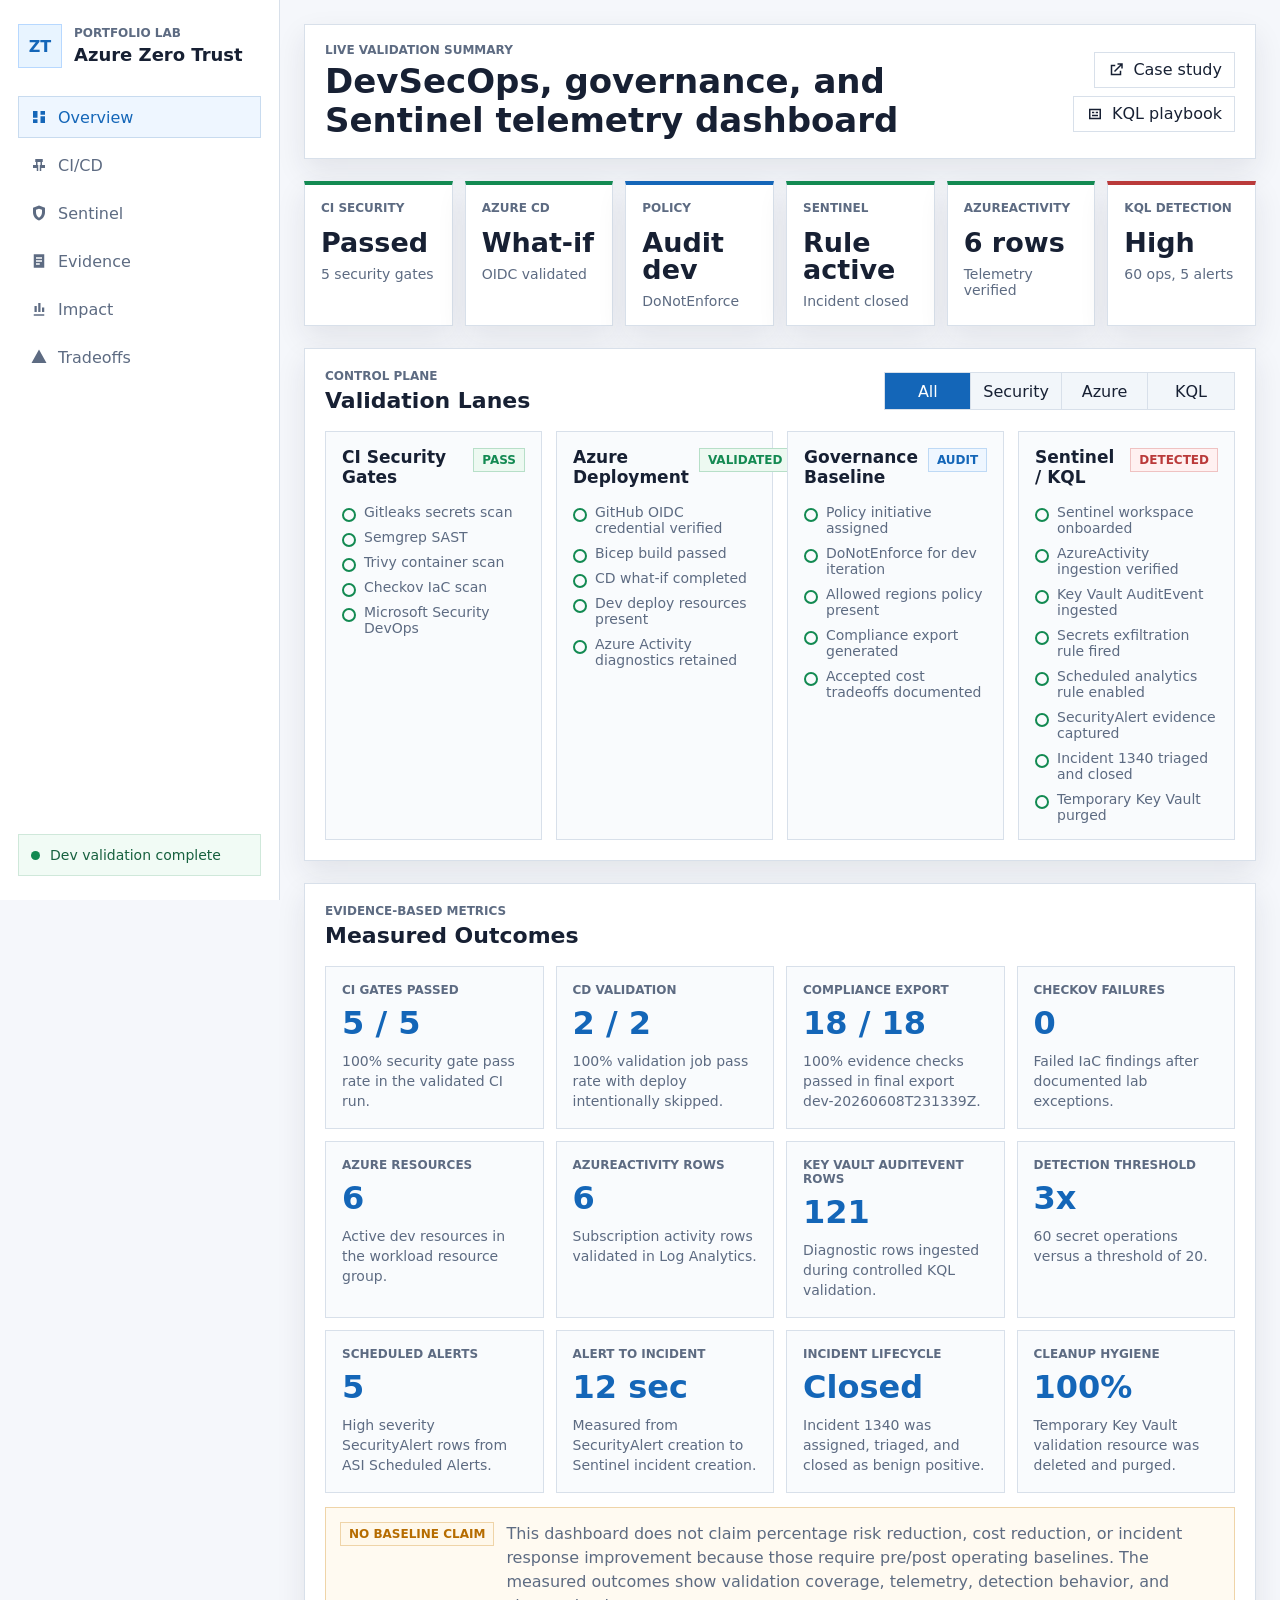
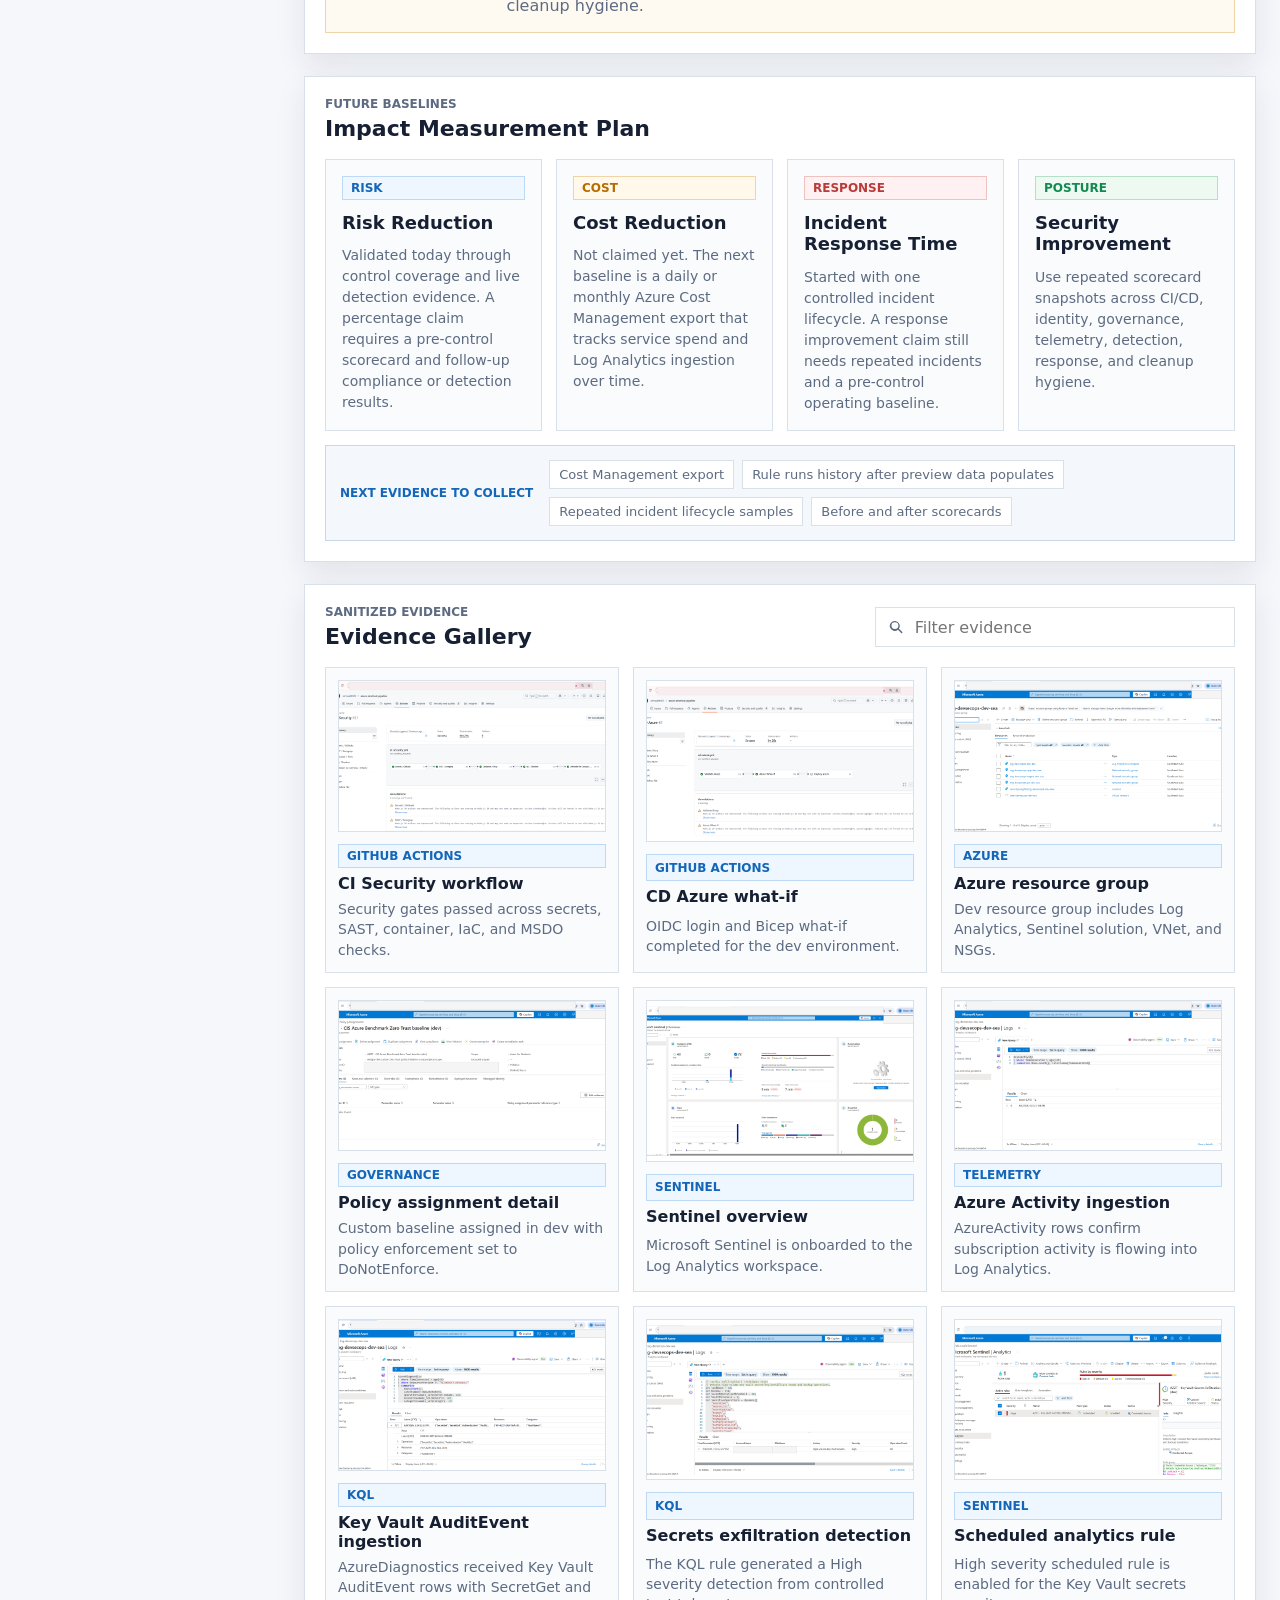
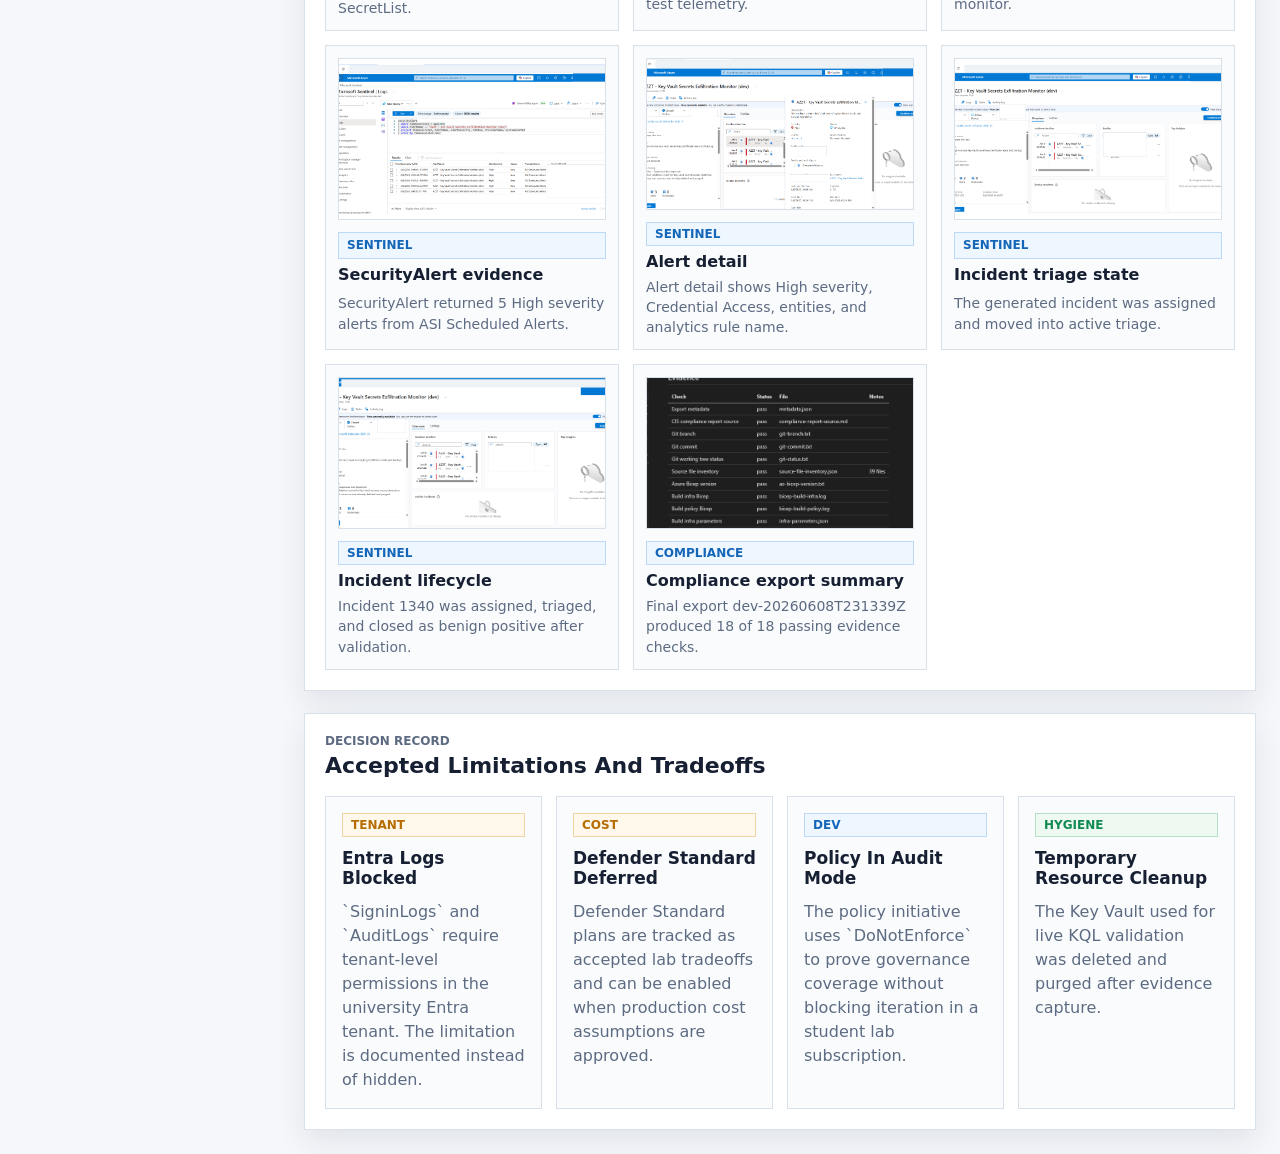
<file: docs/demo-dashboard/index.html>
<!doctype html>
<html lang="en">
  <head>
    <meta charset="utf-8" />
    <meta name="viewport" content="width=device-width, initial-scale=1" />
    <title>Azure Zero Trust DevSecOps Demo Dashboard</title>
    <link rel="stylesheet" href="styles.css" />
  </head>
  <body>
    <div class="app-shell">
      <aside class="sidebar" aria-label="Dashboard navigation">
        <div class="brand">
          <div class="brand-mark" aria-hidden="true">ZT</div>
          <div>
            <p class="eyebrow">Portfolio Lab</p>
            <h1>Azure Zero Trust</h1>
          </div>
        </div>

        <nav class="nav-list" aria-label="Sections">
          <a class="nav-item active" href="#overview">
            <svg aria-hidden="true" viewBox="0 0 24 24"><path d="M4 13h6V4H4v9Zm0 7h6v-5H4v5Zm10 0h6v-9h-6v9Zm0-16v5h6V4h-6Z" /></svg>
            Overview
          </a>
          <a class="nav-item" href="#pipeline">
            <svg aria-hidden="true" viewBox="0 0 24 24"><path d="M7 4h10v4H7V4Zm-3 8h7v4H4v-4Zm9 0h7v4h-7v-4ZM8 8h2v4H8V8Zm6 0h2v4h-2V8Zm-5 8h2v4H9v-4Zm4 0h2v4h-2v-4Z" /></svg>
            CI/CD
          </a>
          <a class="nav-item" href="#sentinel">
            <svg aria-hidden="true" viewBox="0 0 24 24"><path d="M12 2 4 5v6c0 5.1 3.4 9.8 8 11 4.6-1.2 8-5.9 8-11V5l-8-3Zm0 4.2 4 1.5v3.4c0 3-1.6 5.9-4 7.3-2.4-1.4-4-4.3-4-7.3V7.7l4-1.5Z" /></svg>
            Sentinel
          </a>
          <a class="nav-item" href="#evidence">
            <svg aria-hidden="true" viewBox="0 0 24 24"><path d="M5 3h14v18H5V3Zm3 4v2h8V7H8Zm0 4v2h8v-2H8Zm0 4v2h5v-2H8Z" /></svg>
            Evidence
          </a>
          <a class="nav-item" href="#impact">
            <svg aria-hidden="true" viewBox="0 0 24 24"><path d="M5 19h14v2H5v-2Zm1-3h3V8H6v8Zm5 0h3V4h-3v12Zm5 0h3v-6h-3v6Z" /></svg>
            Impact
          </a>
          <a class="nav-item" href="#tradeoffs">
            <svg aria-hidden="true" viewBox="0 0 24 24"><path d="M12 2 2 20h20L12 2Zm1 14h-2v2h2v-2Zm0-7h-2v5h2V9Z" /></svg>
            Tradeoffs
          </a>
        </nav>

        <div class="sidebar-note">
          <span class="status-dot"></span>
          Dev validation complete
        </div>
      </aside>

      <main class="main">
        <header class="topbar">
          <div>
            <p class="eyebrow">Live Validation Summary</p>
            <h2>DevSecOps, governance, and Sentinel telemetry dashboard</h2>
          </div>
          <div class="topbar-actions" aria-label="Document links">
            <a class="icon-link" href="case-study.html" title="Open case study">
              <svg aria-hidden="true" viewBox="0 0 24 24"><path d="M14 3h7v7h-2V6.4l-8.3 8.3-1.4-1.4L17.6 5H14V3ZM5 5h6v2H7v10h10v-4h2v6H5V5Z" /></svg>
              Case study
            </a>
            <a class="icon-link" href="kql-playbook.html" title="Open KQL playbook">
              <svg aria-hidden="true" viewBox="0 0 24 24"><path d="M4 5h16v14H4V5Zm2 2v10h12V7H6Zm2 2h3v2H8V9Zm0 4h8v2H8v-2Zm5-4h3v2h-3V9Z" /></svg>
              KQL playbook
            </a>
          </div>
        </header>

        <section class="summary-grid" id="overview" aria-label="Validation summary">
          <article class="metric pass">
            <span class="metric-label">CI Security</span>
            <strong>Passed</strong>
            <span>5 security gates</span>
          </article>
          <article class="metric pass">
            <span class="metric-label">Azure CD</span>
            <strong>What-if</strong>
            <span>OIDC validated</span>
          </article>
          <article class="metric info">
            <span class="metric-label">Policy</span>
            <strong>Audit dev</strong>
            <span>DoNotEnforce</span>
          </article>
          <article class="metric pass">
            <span class="metric-label">Sentinel</span>
            <strong>Rule active</strong>
            <span>Incident closed</span>
          </article>
          <article class="metric pass">
            <span class="metric-label">AzureActivity</span>
            <strong>6 rows</strong>
            <span>Telemetry verified</span>
          </article>
          <article class="metric alert">
            <span class="metric-label">KQL Detection</span>
            <strong>High</strong>
            <span>60 ops, 5 alerts</span>
          </article>
        </section>

        <section class="dashboard-band" aria-label="Validation lanes">
          <div class="section-title">
            <div>
              <p class="eyebrow">Control Plane</p>
              <h3>Validation Lanes</h3>
            </div>
            <div class="segmented" role="tablist" aria-label="Lane filter">
              <button class="segment active" type="button" data-lane="all">All</button>
              <button class="segment" type="button" data-lane="security">Security</button>
              <button class="segment" type="button" data-lane="azure">Azure</button>
              <button class="segment" type="button" data-lane="kql">KQL</button>
            </div>
          </div>

          <div class="lane-grid" id="pipeline">
            <article class="lane" data-lane="security">
              <div class="lane-head">
                <h4>CI Security Gates</h4>
                <span class="badge pass">Pass</span>
              </div>
              <ul class="check-list">
                <li>Gitleaks secrets scan</li>
                <li>Semgrep SAST</li>
                <li>Trivy container scan</li>
                <li>Checkov IaC scan</li>
                <li>Microsoft Security DevOps</li>
              </ul>
            </article>

            <article class="lane" data-lane="azure">
              <div class="lane-head">
                <h4>Azure Deployment</h4>
                <span class="badge pass">Validated</span>
              </div>
              <ul class="check-list">
                <li>GitHub OIDC credential verified</li>
                <li>Bicep build passed</li>
                <li>CD what-if completed</li>
                <li>Dev deploy resources present</li>
                <li>Azure Activity diagnostics retained</li>
              </ul>
            </article>

            <article class="lane" data-lane="azure">
              <div class="lane-head">
                <h4>Governance Baseline</h4>
                <span class="badge info">Audit</span>
              </div>
              <ul class="check-list">
                <li>Policy initiative assigned</li>
                <li>DoNotEnforce for dev iteration</li>
                <li>Allowed regions policy present</li>
                <li>Compliance export generated</li>
                <li>Accepted cost tradeoffs documented</li>
              </ul>
            </article>

            <article class="lane" data-lane="kql" id="sentinel">
              <div class="lane-head">
                <h4>Sentinel / KQL</h4>
                <span class="badge alert">Detected</span>
              </div>
              <ul class="check-list">
                <li>Sentinel workspace onboarded</li>
                <li>AzureActivity ingestion verified</li>
                <li>Key Vault AuditEvent ingested</li>
                <li>Secrets exfiltration rule fired</li>
                <li>Scheduled analytics rule enabled</li>
                <li>SecurityAlert evidence captured</li>
                <li>Incident 1340 triaged and closed</li>
                <li>Temporary Key Vault purged</li>
              </ul>
            </article>
          </div>
        </section>

        <section class="dashboard-band" aria-label="Measured outcomes">
          <div class="section-title">
            <div>
              <p class="eyebrow">Evidence-Based Metrics</p>
              <h3>Measured Outcomes</h3>
            </div>
          </div>

          <div class="outcome-grid">
            <article class="outcome">
              <span>CI gates passed</span>
              <strong>5 / 5</strong>
              <p>100% security gate pass rate in the validated CI run.</p>
            </article>
            <article class="outcome">
              <span>CD validation</span>
              <strong>2 / 2</strong>
              <p>100% validation job pass rate with deploy intentionally skipped.</p>
            </article>
            <article class="outcome">
              <span>Compliance export</span>
              <strong>18 / 18</strong>
              <p>100% evidence checks passed in final export dev-20260608T231339Z.</p>
            </article>
            <article class="outcome">
              <span>Checkov failures</span>
              <strong>0</strong>
              <p>Failed IaC findings after documented lab exceptions.</p>
            </article>
            <article class="outcome">
              <span>Azure resources</span>
              <strong>6</strong>
              <p>Active dev resources in the workload resource group.</p>
            </article>
            <article class="outcome">
              <span>AzureActivity rows</span>
              <strong>6</strong>
              <p>Subscription activity rows validated in Log Analytics.</p>
            </article>
            <article class="outcome">
              <span>Key Vault AuditEvent rows</span>
              <strong>121</strong>
              <p>Diagnostic rows ingested during controlled KQL validation.</p>
            </article>
            <article class="outcome">
              <span>Detection threshold</span>
              <strong>3x</strong>
              <p>60 secret operations versus a threshold of 20.</p>
            </article>
            <article class="outcome">
              <span>Scheduled alerts</span>
              <strong>5</strong>
              <p>High severity SecurityAlert rows from ASI Scheduled Alerts.</p>
            </article>
            <article class="outcome">
              <span>Alert to incident</span>
              <strong>12 sec</strong>
              <p>Measured from SecurityAlert creation to Sentinel incident creation.</p>
            </article>
            <article class="outcome">
              <span>Incident lifecycle</span>
              <strong>Closed</strong>
              <p>Incident 1340 was assigned, triaged, and closed as benign positive.</p>
            </article>
            <article class="outcome">
              <span>Cleanup hygiene</span>
              <strong>100%</strong>
              <p>Temporary Key Vault validation resource was deleted and purged.</p>
            </article>
          </div>

          <div class="metrics-note">
            <span class="badge warn">No baseline claim</span>
            <p>
              This dashboard does not claim percentage risk reduction, cost reduction,
              or incident response improvement because those require pre/post operating
              baselines. The measured outcomes show validation coverage, telemetry,
              detection behavior, and cleanup hygiene.
            </p>
          </div>
        </section>

        <section class="dashboard-band" id="impact" aria-label="Impact measurement plan">
          <div class="section-title">
            <div>
              <p class="eyebrow">Future Baselines</p>
              <h3>Impact Measurement Plan</h3>
            </div>
          </div>

          <div class="impact-grid">
            <article class="impact-card">
              <span class="badge info">Risk</span>
              <h4>Risk Reduction</h4>
              <p>Validated today through control coverage and live detection evidence. A percentage claim requires a pre-control scorecard and follow-up compliance or detection results.</p>
            </article>
            <article class="impact-card">
              <span class="badge warn">Cost</span>
              <h4>Cost Reduction</h4>
              <p>Not claimed yet. The next baseline is a daily or monthly Azure Cost Management export that tracks service spend and Log Analytics ingestion over time.</p>
            </article>
            <article class="impact-card">
              <span class="badge alert">Response</span>
              <h4>Incident Response Time</h4>
              <p>Started with one controlled incident lifecycle. A response improvement claim still needs repeated incidents and a pre-control operating baseline.</p>
            </article>
            <article class="impact-card">
              <span class="badge pass">Posture</span>
              <h4>Security Improvement</h4>
              <p>Use repeated scorecard snapshots across CI/CD, identity, governance, telemetry, detection, response, and cleanup hygiene.</p>
            </article>
          </div>

          <div class="baseline-strip" aria-label="Recommended baseline artifacts">
            <span>Next evidence to collect</span>
            <ul>
              <li>Cost Management export</li>
              <li>Rule runs history after preview data populates</li>
              <li>Repeated incident lifecycle samples</li>
              <li>Before and after scorecards</li>
            </ul>
          </div>
        </section>

        <section class="evidence-layout" id="evidence" aria-label="Evidence gallery">
          <div class="section-title">
            <div>
              <p class="eyebrow">Sanitized Evidence</p>
              <h3>Evidence Gallery</h3>
            </div>
            <label class="search-box">
              <svg aria-hidden="true" viewBox="0 0 24 24"><path d="m21 19.6-5.2-5.2A7.2 7.2 0 1 0 14.4 16l5.2 5.2 1.4-1.6ZM5 10a5 5 0 1 1 10 0 5 5 0 0 1-10 0Z" /></svg>
              <input id="evidenceSearch" type="search" placeholder="Filter evidence" />
            </label>
          </div>

          <div class="evidence-grid" id="evidenceGrid"></div>
        </section>

        <section class="dashboard-band" id="tradeoffs" aria-label="Accepted limitations and tradeoffs">
          <div class="section-title">
            <div>
              <p class="eyebrow">Decision Record</p>
              <h3>Accepted Limitations And Tradeoffs</h3>
            </div>
          </div>

          <div class="decision-grid">
            <article class="decision">
              <span class="badge warn">Tenant</span>
              <h4>Entra Logs Blocked</h4>
              <p>`SigninLogs` and `AuditLogs` require tenant-level permissions in the university Entra tenant. The limitation is documented instead of hidden.</p>
            </article>
            <article class="decision">
              <span class="badge warn">Cost</span>
              <h4>Defender Standard Deferred</h4>
              <p>Defender Standard plans are tracked as accepted lab tradeoffs and can be enabled when production cost assumptions are approved.</p>
            </article>
            <article class="decision">
              <span class="badge info">Dev</span>
              <h4>Policy In Audit Mode</h4>
              <p>The policy initiative uses `DoNotEnforce` to prove governance coverage without blocking iteration in a student lab subscription.</p>
            </article>
            <article class="decision">
              <span class="badge pass">Hygiene</span>
              <h4>Temporary Resource Cleanup</h4>
              <p>The Key Vault used for live KQL validation was deleted and purged after evidence capture.</p>
            </article>
          </div>
        </section>
      </main>
    </div>

    <dialog class="evidence-dialog" id="evidenceDialog" aria-labelledby="dialogTitle">
      <div class="dialog-head">
        <div>
          <p class="eyebrow" id="dialogCategory">Evidence</p>
          <h3 id="dialogTitle">Screenshot</h3>
        </div>
        <button class="icon-button" type="button" id="closeDialog" title="Close preview">
          <svg aria-hidden="true" viewBox="0 0 24 24"><path d="m6.4 5 12.6 12.6-1.4 1.4L5 6.4 6.4 5Zm11.2 0L19 6.4 6.4 19 5 17.6 17.6 5Z" /></svg>
        </button>
      </div>
      <img id="dialogImage" alt="" />
    </dialog>

    <script src="app.js"></script>
  </body>
</html>
</file>
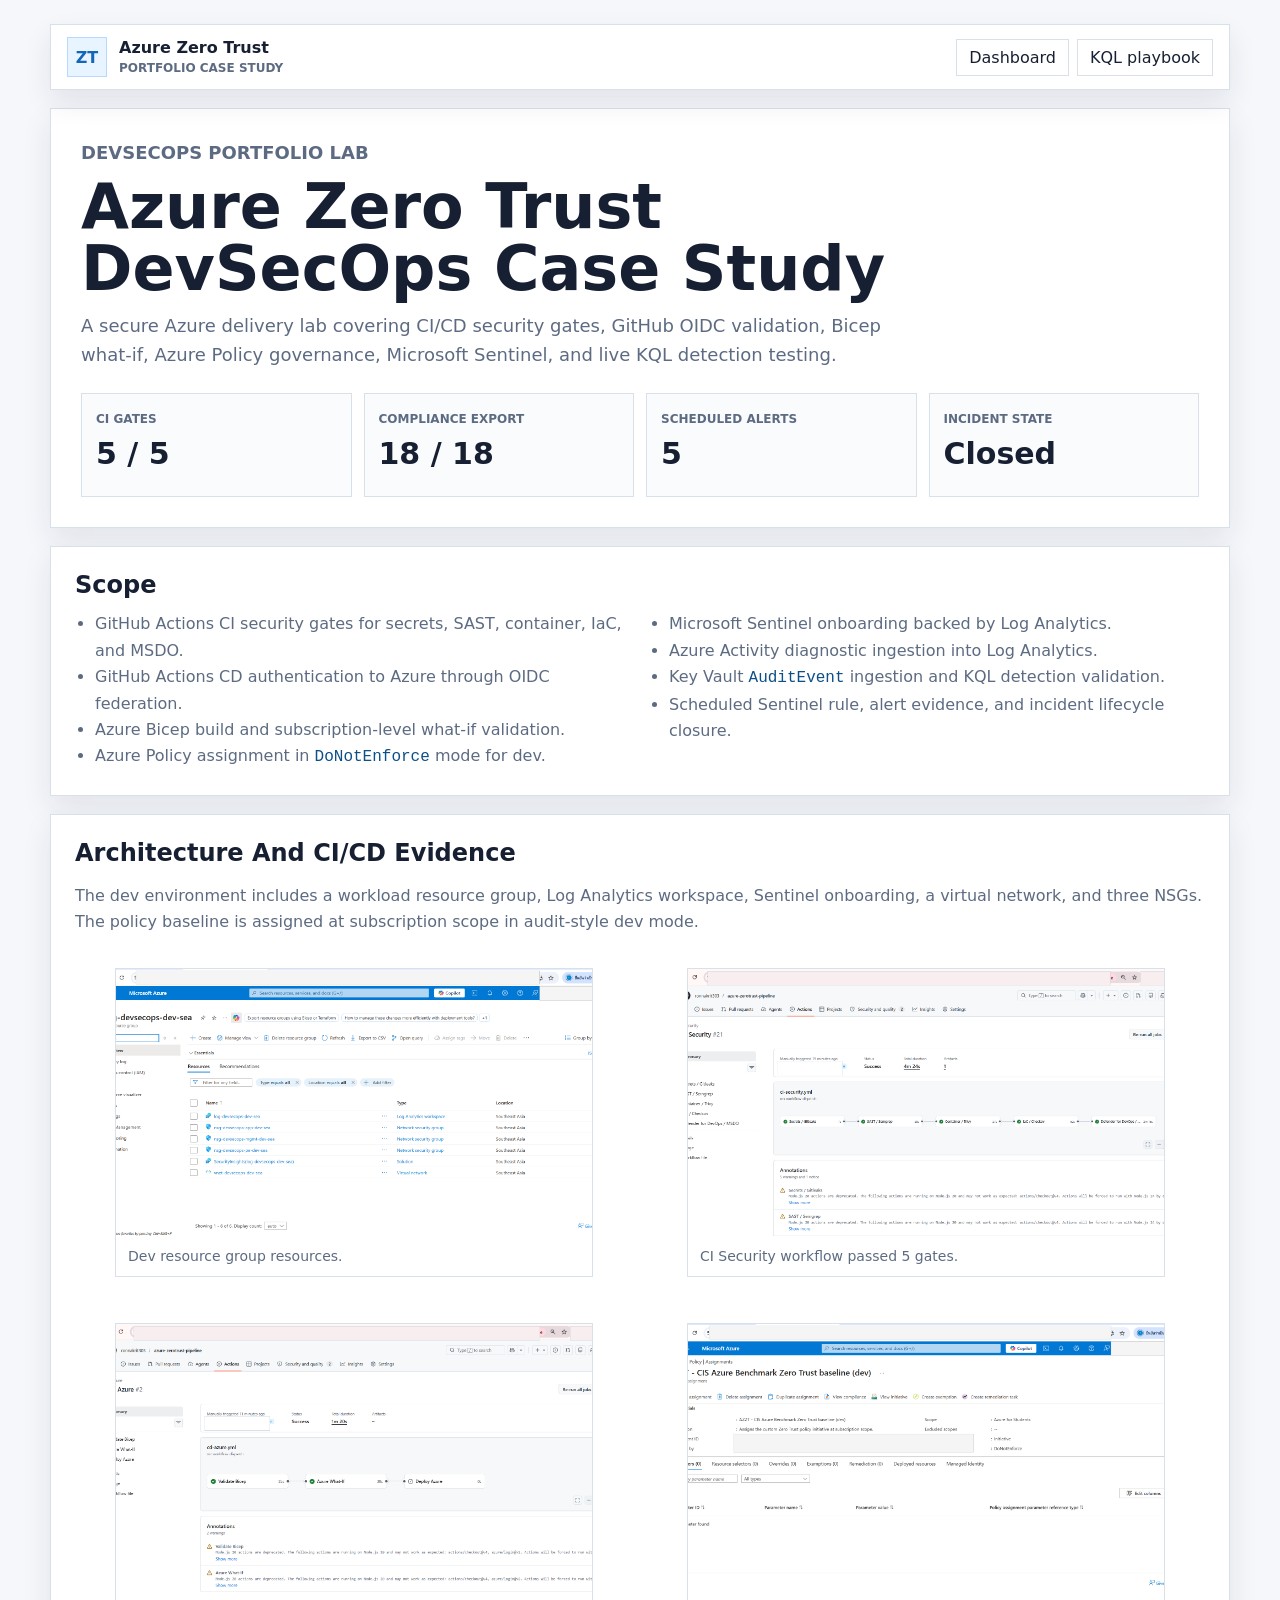
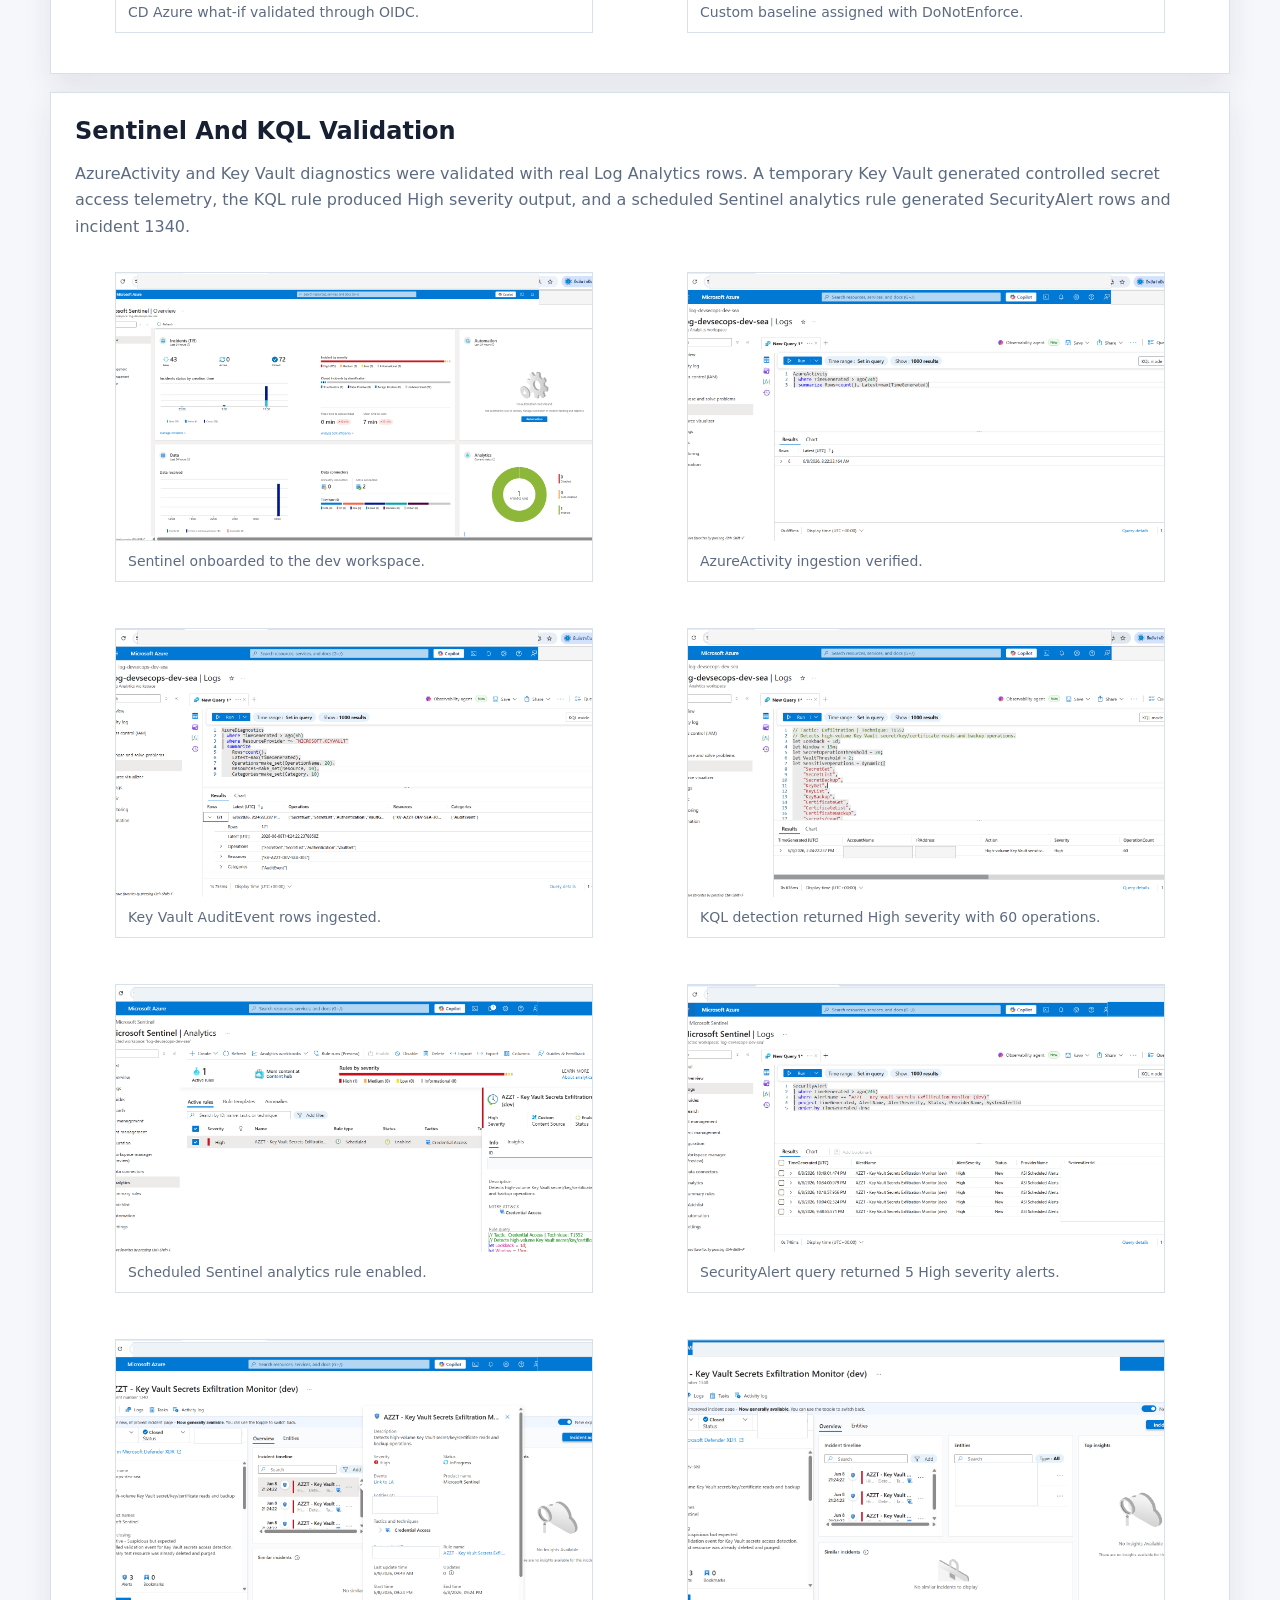
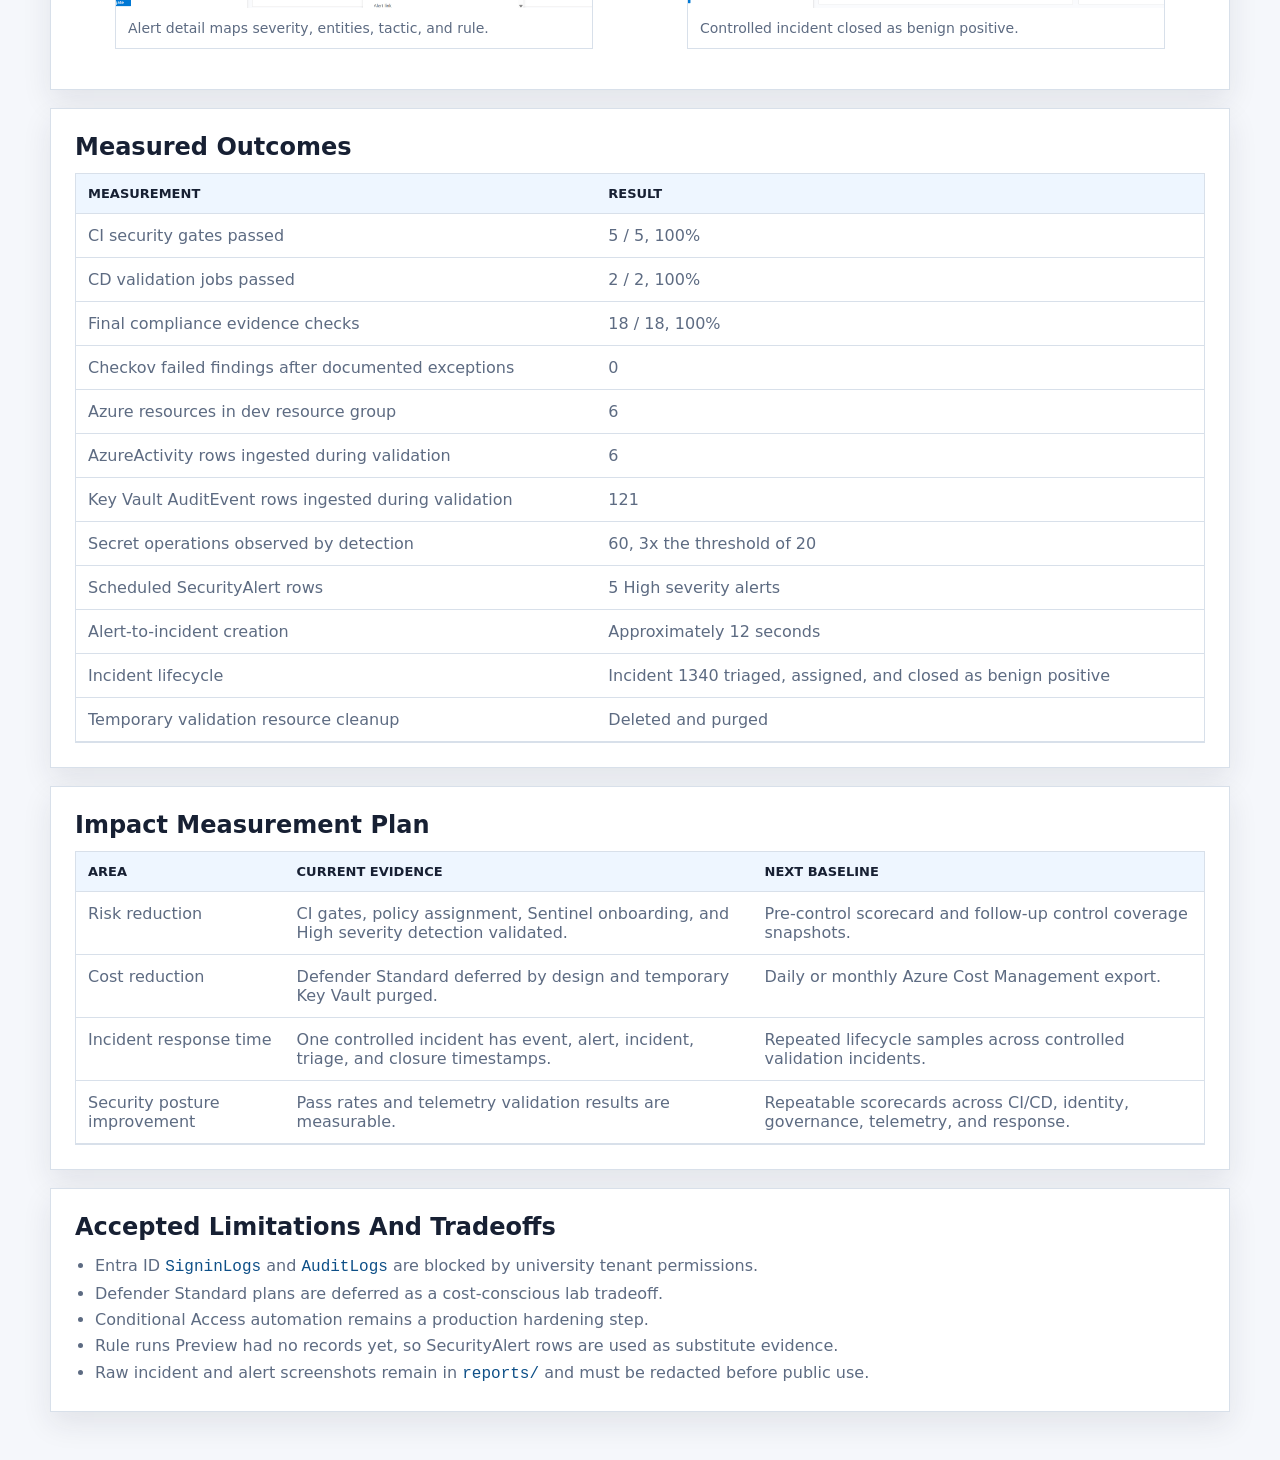
<file: docs/demo-dashboard/case-study.html>
<!doctype html>
<html lang="en">
  <head>
    <meta charset="utf-8" />
    <meta name="viewport" content="width=device-width, initial-scale=1" />
    <title>Azure Zero Trust Case Study</title>
    <link rel="stylesheet" href="doc-page.css" />
  </head>
  <body>
    <div class="doc-shell">
      <header class="doc-topbar">
        <div class="doc-brand">
          <div class="brand-mark" aria-hidden="true">ZT</div>
          <div>
            <strong>Azure Zero Trust</strong>
            <span>Portfolio Case Study</span>
          </div>
        </div>
        <nav class="nav-actions" aria-label="Document navigation">
          <a href="index.html">Dashboard</a>
          <a href="kql-playbook.html">KQL playbook</a>
        </nav>
      </header>

      <section class="doc-hero">
        <p class="eyebrow">DevSecOps Portfolio Lab</p>
        <h1>Azure Zero Trust DevSecOps Case Study</h1>
        <p>
          A secure Azure delivery lab covering CI/CD security gates, GitHub OIDC
          validation, Bicep what-if, Azure Policy governance, Microsoft Sentinel, and
          live KQL detection testing.
        </p>
        <div class="stat-row" aria-label="Case study metrics">
          <article class="stat"><span>CI gates</span><strong>5 / 5</strong></article>
          <article class="stat"><span>Compliance export</span><strong>18 / 18</strong></article>
          <article class="stat"><span>Scheduled alerts</span><strong>5</strong></article>
          <article class="stat"><span>Incident state</span><strong>Closed</strong></article>
        </div>
      </section>

      <main class="doc-grid">
        <section class="doc-section">
          <h2>Scope</h2>
          <div class="two-col">
            <ul>
              <li>GitHub Actions CI security gates for secrets, SAST, container, IaC, and MSDO.</li>
              <li>GitHub Actions CD authentication to Azure through OIDC federation.</li>
              <li>Azure Bicep build and subscription-level what-if validation.</li>
              <li>Azure Policy assignment in <code>DoNotEnforce</code> mode for dev.</li>
            </ul>
            <ul>
              <li>Microsoft Sentinel onboarding backed by Log Analytics.</li>
              <li>Azure Activity diagnostic ingestion into Log Analytics.</li>
              <li>Key Vault <code>AuditEvent</code> ingestion and KQL detection validation.</li>
              <li>Scheduled Sentinel rule, alert evidence, and incident lifecycle closure.</li>
            </ul>
          </div>
        </section>

        <section class="doc-section">
          <h2>Architecture And CI/CD Evidence</h2>
          <p>
            The dev environment includes a workload resource group, Log Analytics
            workspace, Sentinel onboarding, a virtual network, and three NSGs. The policy
            baseline is assigned at subscription scope in audit-style dev mode.
          </p>
          <div class="image-grid">
            <figure class="image-card">
              <button class="image-preview" type="button" data-full="../portfolio/assets/azure-rg-devsecops-dev-sea-resources.png" data-title="Dev resource group resources" aria-label="Preview Dev resource group resources">
                <img src="../portfolio/assets/azure-rg-devsecops-dev-sea-resources.png" alt="Azure resource group resource list" />
              </button>
              <figcaption>Dev resource group resources.</figcaption>
            </figure>
            <figure class="image-card">
              <button class="image-preview" type="button" data-full="../portfolio/assets/github-ci-security-success.png" data-title="CI Security workflow" aria-label="Preview CI Security workflow">
                <img src="../portfolio/assets/github-ci-security-success.png" alt="GitHub CI security success" />
              </button>
              <figcaption>CI Security workflow passed 5 gates.</figcaption>
            </figure>
            <figure class="image-card">
              <button class="image-preview" type="button" data-full="../portfolio/assets/github-cd-azure-what-if-success.png" data-title="CD Azure what-if" aria-label="Preview CD Azure what-if">
                <img src="../portfolio/assets/github-cd-azure-what-if-success.png" alt="GitHub CD Azure what-if success" />
              </button>
              <figcaption>CD Azure what-if validated through OIDC.</figcaption>
            </figure>
            <figure class="image-card">
              <button class="image-preview" type="button" data-full="../portfolio/assets/azure-policy-assignment-azzt-cis-dev-sea-detail.png" data-title="Azure Policy assignment detail" aria-label="Preview Azure Policy assignment detail">
                <img src="../portfolio/assets/azure-policy-assignment-azzt-cis-dev-sea-detail.png" alt="Azure Policy assignment detail" />
              </button>
              <figcaption>Custom baseline assigned with DoNotEnforce.</figcaption>
            </figure>
          </div>
        </section>

        <section class="doc-section">
          <h2>Sentinel And KQL Validation</h2>
          <p>
            AzureActivity and Key Vault diagnostics were validated with real Log Analytics
            rows. A temporary Key Vault generated controlled secret access telemetry, the
            KQL rule produced High severity output, and a scheduled Sentinel analytics
            rule generated SecurityAlert rows and incident 1340.
          </p>
          <div class="image-grid">
            <figure class="image-card">
              <button class="image-preview" type="button" data-full="../portfolio/assets/azure-sentinel-overview.png" data-title="Microsoft Sentinel overview" aria-label="Preview Microsoft Sentinel overview">
                <img src="../portfolio/assets/azure-sentinel-overview.png" alt="Microsoft Sentinel overview" />
              </button>
              <figcaption>Sentinel onboarded to the dev workspace.</figcaption>
            </figure>
            <figure class="image-card">
              <button class="image-preview" type="button" data-full="../portfolio/assets/azure-activity-log-ingestion.png" data-title="AzureActivity ingestion query" aria-label="Preview AzureActivity ingestion query">
                <img src="../portfolio/assets/azure-activity-log-ingestion.png" alt="AzureActivity ingestion query" />
              </button>
              <figcaption>AzureActivity ingestion verified.</figcaption>
            </figure>
            <figure class="image-card">
              <button class="image-preview" type="button" data-full="../portfolio/assets/azure-keyvault-auditevent-ingestion.png" data-title="Key Vault AuditEvent ingestion query" aria-label="Preview Key Vault AuditEvent ingestion query">
                <img src="../portfolio/assets/azure-keyvault-auditevent-ingestion.png" alt="Key Vault AuditEvent ingestion query" />
              </button>
              <figcaption>Key Vault AuditEvent rows ingested.</figcaption>
            </figure>
            <figure class="image-card">
              <button class="image-preview" type="button" data-full="../portfolio/assets/kql-secrets-exfiltration-detection.png" data-title="Secrets exfiltration KQL detection" aria-label="Preview Secrets exfiltration KQL detection">
                <img src="../portfolio/assets/kql-secrets-exfiltration-detection.png" alt="Secrets exfiltration KQL detection" />
              </button>
              <figcaption>KQL detection returned High severity with 60 operations.</figcaption>
            </figure>
            <figure class="image-card">
              <button class="image-preview" type="button" data-full="../portfolio/assets/sentinel-scheduled-analytics-rule-created.png" data-title="Scheduled Sentinel analytics rule" aria-label="Preview Scheduled Sentinel analytics rule">
                <img src="../portfolio/assets/sentinel-scheduled-analytics-rule-created.png" alt="Scheduled Sentinel analytics rule" />
              </button>
              <figcaption>Scheduled Sentinel analytics rule enabled.</figcaption>
            </figure>
            <figure class="image-card">
              <button class="image-preview" type="button" data-full="../portfolio/assets/sentinel-securityalert-keyvault-rule.png" data-title="SecurityAlert evidence query" aria-label="Preview SecurityAlert evidence query">
                <img src="../portfolio/assets/sentinel-securityalert-keyvault-rule.png" alt="SecurityAlert evidence query" />
              </button>
              <figcaption>SecurityAlert query returned 5 High severity alerts.</figcaption>
            </figure>
            <figure class="image-card">
              <button class="image-preview" type="button" data-full="../portfolio/assets/sentinel-alert-detail-keyvault-secrets.png" data-title="Sentinel alert detail" aria-label="Preview Sentinel alert detail">
                <img src="../portfolio/assets/sentinel-alert-detail-keyvault-secrets.png" alt="Sentinel alert detail" />
              </button>
              <figcaption>Alert detail maps severity, entities, tactic, and rule.</figcaption>
            </figure>
            <figure class="image-card">
              <button class="image-preview" type="button" data-full="../portfolio/assets/sentinel-incident-closed-benign-positive.png" data-title="Closed Sentinel incident" aria-label="Preview Closed Sentinel incident">
                <img src="../portfolio/assets/sentinel-incident-closed-benign-positive.png" alt="Closed Sentinel incident" />
              </button>
              <figcaption>Controlled incident closed as benign positive.</figcaption>
            </figure>
          </div>
        </section>

        <section class="doc-section">
          <h2>Measured Outcomes</h2>
          <div class="table-wrap">
            <table>
              <thead>
                <tr><th>Measurement</th><th>Result</th></tr>
              </thead>
              <tbody>
                <tr><td>CI security gates passed</td><td>5 / 5, 100%</td></tr>
                <tr><td>CD validation jobs passed</td><td>2 / 2, 100%</td></tr>
                <tr><td>Final compliance evidence checks</td><td>18 / 18, 100%</td></tr>
                <tr><td>Checkov failed findings after documented exceptions</td><td>0</td></tr>
                <tr><td>Azure resources in dev resource group</td><td>6</td></tr>
                <tr><td>AzureActivity rows ingested during validation</td><td>6</td></tr>
                <tr><td>Key Vault AuditEvent rows ingested during validation</td><td>121</td></tr>
                <tr><td>Secret operations observed by detection</td><td>60, 3x the threshold of 20</td></tr>
                <tr><td>Scheduled SecurityAlert rows</td><td>5 High severity alerts</td></tr>
                <tr><td>Alert-to-incident creation</td><td>Approximately 12 seconds</td></tr>
                <tr><td>Incident lifecycle</td><td>Incident 1340 triaged, assigned, and closed as benign positive</td></tr>
                <tr><td>Temporary validation resource cleanup</td><td>Deleted and purged</td></tr>
              </tbody>
            </table>
          </div>
        </section>

        <section class="doc-section">
          <h2>Impact Measurement Plan</h2>
          <div class="table-wrap">
            <table>
              <thead>
                <tr><th>Area</th><th>Current evidence</th><th>Next baseline</th></tr>
              </thead>
              <tbody>
                <tr>
                  <td>Risk reduction</td>
                  <td>CI gates, policy assignment, Sentinel onboarding, and High severity detection validated.</td>
                  <td>Pre-control scorecard and follow-up control coverage snapshots.</td>
                </tr>
                <tr>
                  <td>Cost reduction</td>
                  <td>Defender Standard deferred by design and temporary Key Vault purged.</td>
                  <td>Daily or monthly Azure Cost Management export.</td>
                </tr>
                <tr>
                  <td>Incident response time</td>
                  <td>One controlled incident has event, alert, incident, triage, and closure timestamps.</td>
                  <td>Repeated lifecycle samples across controlled validation incidents.</td>
                </tr>
                <tr>
                  <td>Security posture improvement</td>
                  <td>Pass rates and telemetry validation results are measurable.</td>
                  <td>Repeatable scorecards across CI/CD, identity, governance, telemetry, and response.</td>
                </tr>
              </tbody>
            </table>
          </div>
        </section>

        <section class="doc-section">
          <h2>Accepted Limitations And Tradeoffs</h2>
          <ul>
            <li>Entra ID <code>SigninLogs</code> and <code>AuditLogs</code> are blocked by university tenant permissions.</li>
            <li>Defender Standard plans are deferred as a cost-conscious lab tradeoff.</li>
            <li>Conditional Access automation remains a production hardening step.</li>
            <li>Rule runs Preview had no records yet, so SecurityAlert rows are used as substitute evidence.</li>
            <li>Raw incident and alert screenshots remain in <code>reports/</code> and must be redacted before public use.</li>
          </ul>
        </section>
      </main>

      <dialog class="image-dialog" id="imageDialog" aria-labelledby="imageDialogTitle">
        <div class="dialog-head">
          <h3 id="imageDialogTitle">Evidence screenshot</h3>
          <button class="dialog-close" type="button" id="closeImageDialog" aria-label="Close preview">x</button>
        </div>
        <img id="imageDialogPreview" alt="" />
      </dialog>
    </div>
    <script src="doc-page.js"></script>
  </body>
</html>
</file>
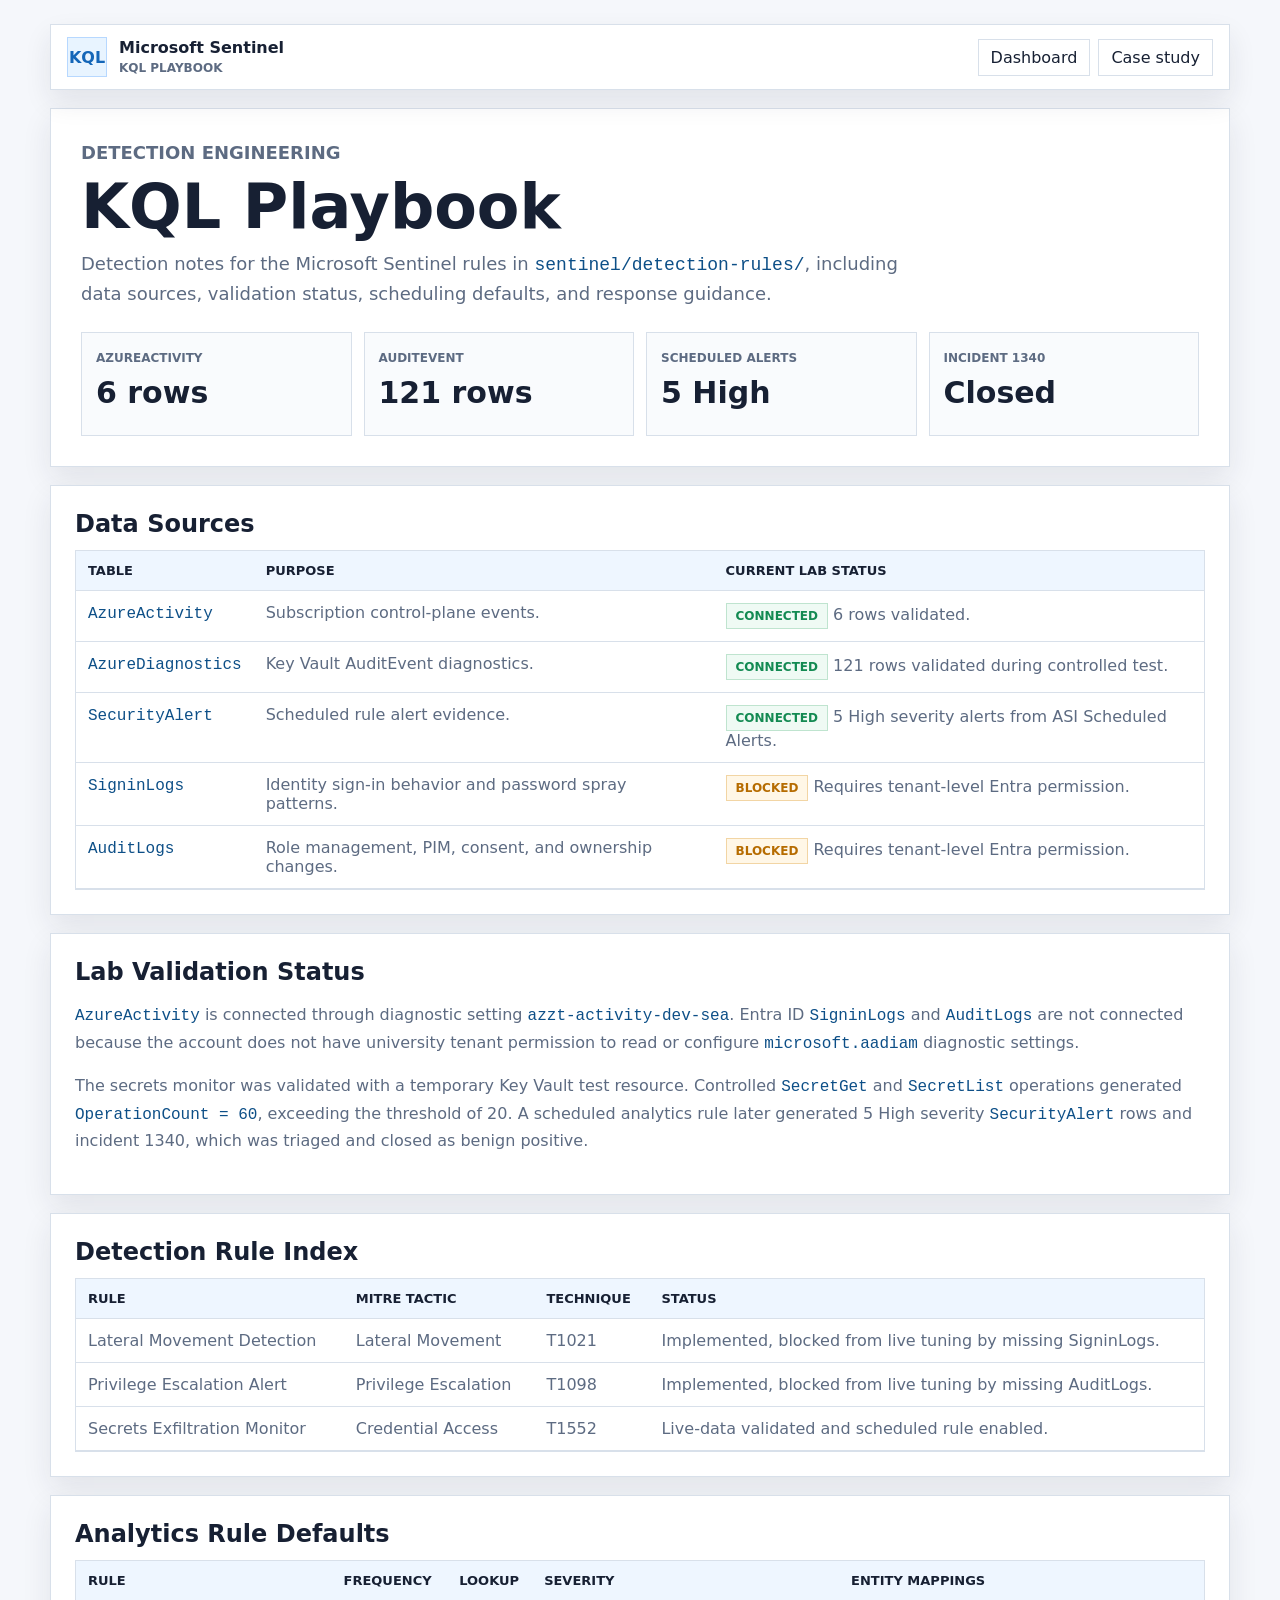
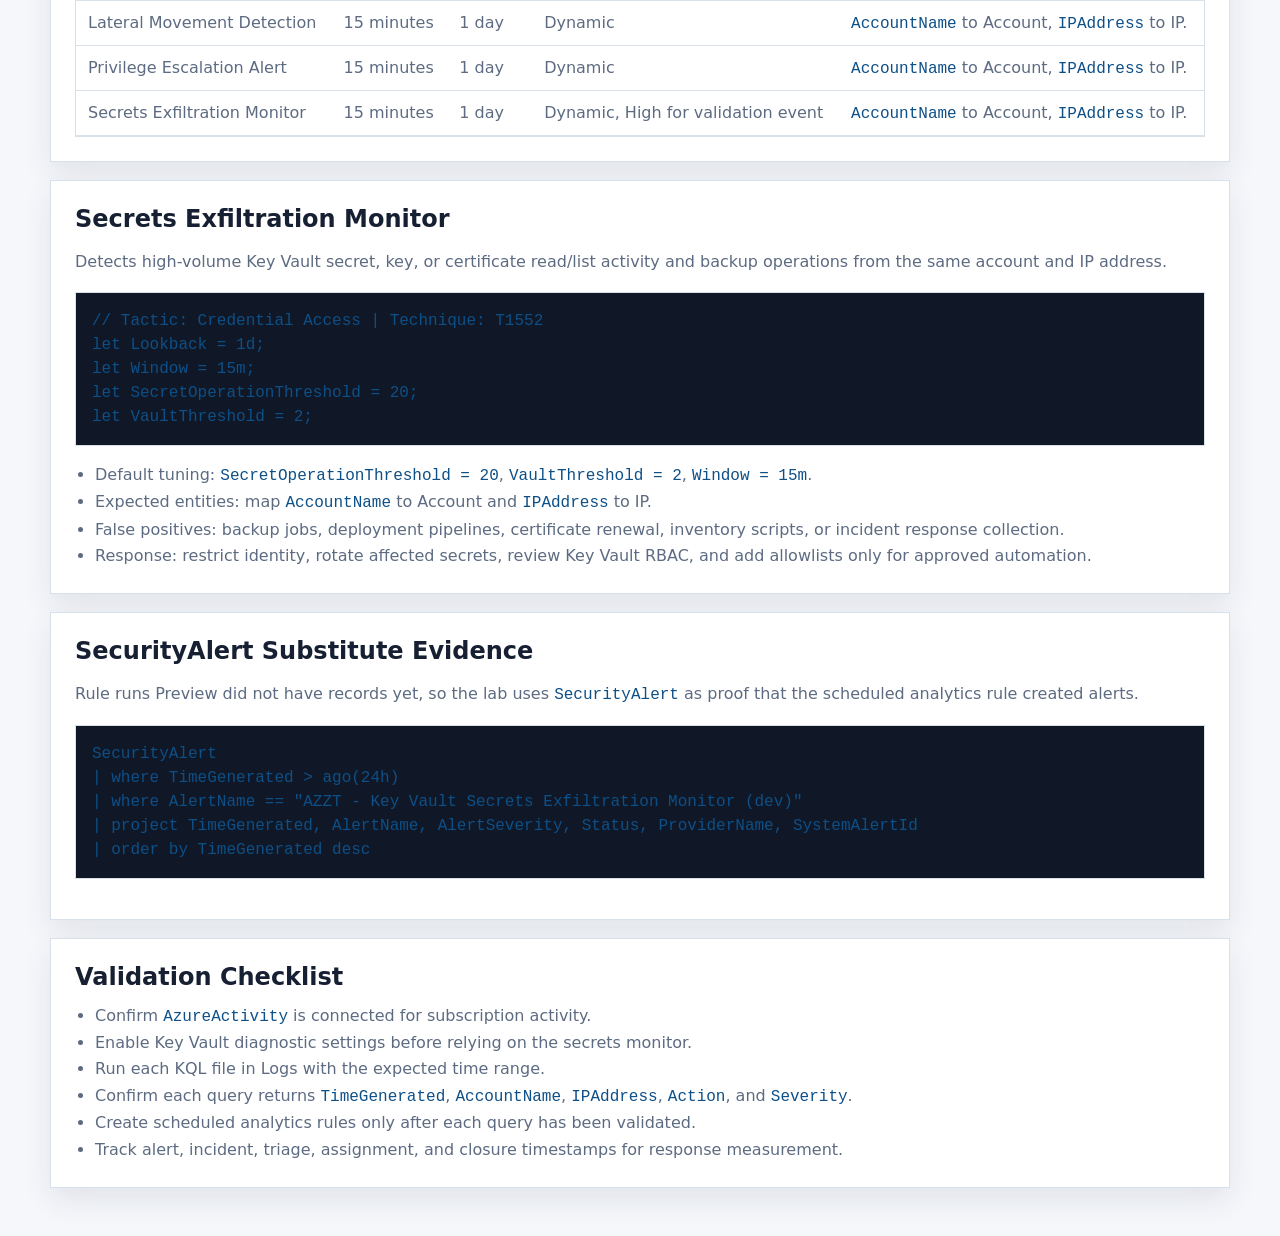
<file: docs/demo-dashboard/kql-playbook.html>
<!doctype html>
<html lang="en">
  <head>
    <meta charset="utf-8" />
    <meta name="viewport" content="width=device-width, initial-scale=1" />
    <title>Azure Zero Trust KQL Playbook</title>
    <link rel="stylesheet" href="doc-page.css" />
  </head>
  <body>
    <div class="doc-shell">
      <header class="doc-topbar">
        <div class="doc-brand">
          <div class="brand-mark" aria-hidden="true">KQL</div>
          <div>
            <strong>Microsoft Sentinel</strong>
            <span>KQL Playbook</span>
          </div>
        </div>
        <nav class="nav-actions" aria-label="Document navigation">
          <a href="index.html">Dashboard</a>
          <a href="case-study.html">Case study</a>
        </nav>
      </header>

      <section class="doc-hero">
        <p class="eyebrow">Detection Engineering</p>
        <h1>KQL Playbook</h1>
        <p>
          Detection notes for the Microsoft Sentinel rules in
          <code>sentinel/detection-rules/</code>, including data sources, validation
          status, scheduling defaults, and response guidance.
        </p>
        <div class="stat-row" aria-label="KQL validation metrics">
          <article class="stat"><span>AzureActivity</span><strong>6 rows</strong></article>
          <article class="stat"><span>AuditEvent</span><strong>121 rows</strong></article>
          <article class="stat"><span>Scheduled alerts</span><strong>5 High</strong></article>
          <article class="stat"><span>Incident 1340</span><strong>Closed</strong></article>
        </div>
      </section>

      <main class="doc-grid">
        <section class="doc-section">
          <h2>Data Sources</h2>
          <div class="table-wrap">
            <table>
              <thead>
                <tr><th>Table</th><th>Purpose</th><th>Current lab status</th></tr>
              </thead>
              <tbody>
                <tr><td><code>AzureActivity</code></td><td>Subscription control-plane events.</td><td><span class="badge pass">Connected</span> 6 rows validated.</td></tr>
                <tr><td><code>AzureDiagnostics</code></td><td>Key Vault AuditEvent diagnostics.</td><td><span class="badge pass">Connected</span> 121 rows validated during controlled test.</td></tr>
                <tr><td><code>SecurityAlert</code></td><td>Scheduled rule alert evidence.</td><td><span class="badge pass">Connected</span> 5 High severity alerts from ASI Scheduled Alerts.</td></tr>
                <tr><td><code>SigninLogs</code></td><td>Identity sign-in behavior and password spray patterns.</td><td><span class="badge warn">Blocked</span> Requires tenant-level Entra permission.</td></tr>
                <tr><td><code>AuditLogs</code></td><td>Role management, PIM, consent, and ownership changes.</td><td><span class="badge warn">Blocked</span> Requires tenant-level Entra permission.</td></tr>
              </tbody>
            </table>
          </div>
        </section>

        <section class="doc-section">
          <h2>Lab Validation Status</h2>
          <p>
            <code>AzureActivity</code> is connected through diagnostic setting
            <code>azzt-activity-dev-sea</code>. Entra ID <code>SigninLogs</code> and
            <code>AuditLogs</code> are not connected because the account does not have
            university tenant permission to read or configure
            <code>microsoft.aadiam</code> diagnostic settings.
          </p>
          <p>
            The secrets monitor was validated with a temporary Key Vault test resource.
            Controlled <code>SecretGet</code> and <code>SecretList</code> operations
            generated <code>OperationCount = 60</code>, exceeding the threshold of 20.
            A scheduled analytics rule later generated 5 High severity
            <code>SecurityAlert</code> rows and incident 1340, which was triaged and
            closed as benign positive.
          </p>
        </section>

        <section class="doc-section">
          <h2>Detection Rule Index</h2>
          <div class="table-wrap">
            <table>
              <thead>
                <tr><th>Rule</th><th>MITRE tactic</th><th>Technique</th><th>Status</th></tr>
              </thead>
              <tbody>
                <tr><td>Lateral Movement Detection</td><td>Lateral Movement</td><td>T1021</td><td>Implemented, blocked from live tuning by missing SigninLogs.</td></tr>
                <tr><td>Privilege Escalation Alert</td><td>Privilege Escalation</td><td>T1098</td><td>Implemented, blocked from live tuning by missing AuditLogs.</td></tr>
                <tr><td>Secrets Exfiltration Monitor</td><td>Credential Access</td><td>T1552</td><td>Live-data validated and scheduled rule enabled.</td></tr>
              </tbody>
            </table>
          </div>
        </section>

        <section class="doc-section">
          <h2>Analytics Rule Defaults</h2>
          <div class="table-wrap">
            <table>
              <thead>
                <tr><th>Rule</th><th>Frequency</th><th>Lookup</th><th>Severity</th><th>Entity mappings</th></tr>
              </thead>
              <tbody>
                <tr><td>Lateral Movement Detection</td><td>15 minutes</td><td>1 day</td><td>Dynamic</td><td><code>AccountName</code> to Account, <code>IPAddress</code> to IP.</td></tr>
                <tr><td>Privilege Escalation Alert</td><td>15 minutes</td><td>1 day</td><td>Dynamic</td><td><code>AccountName</code> to Account, <code>IPAddress</code> to IP.</td></tr>
                <tr><td>Secrets Exfiltration Monitor</td><td>15 minutes</td><td>1 day</td><td>Dynamic, High for validation event</td><td><code>AccountName</code> to Account, <code>IPAddress</code> to IP.</td></tr>
              </tbody>
            </table>
          </div>
        </section>

        <section class="doc-section">
          <h2>Secrets Exfiltration Monitor</h2>
          <p>
            Detects high-volume Key Vault secret, key, or certificate read/list activity
            and backup operations from the same account and IP address.
          </p>
          <pre><code>// Tactic: Credential Access | Technique: T1552
let Lookback = 1d;
let Window = 15m;
let SecretOperationThreshold = 20;
let VaultThreshold = 2;</code></pre>
          <ul>
            <li>Default tuning: <code>SecretOperationThreshold = 20</code>, <code>VaultThreshold = 2</code>, <code>Window = 15m</code>.</li>
            <li>Expected entities: map <code>AccountName</code> to Account and <code>IPAddress</code> to IP.</li>
            <li>False positives: backup jobs, deployment pipelines, certificate renewal, inventory scripts, or incident response collection.</li>
            <li>Response: restrict identity, rotate affected secrets, review Key Vault RBAC, and add allowlists only for approved automation.</li>
          </ul>
        </section>

        <section class="doc-section">
          <h2>SecurityAlert Substitute Evidence</h2>
          <p>
            Rule runs Preview did not have records yet, so the lab uses
            <code>SecurityAlert</code> as proof that the scheduled analytics rule created
            alerts.
          </p>
          <pre><code>SecurityAlert
| where TimeGenerated &gt; ago(24h)
| where AlertName == "AZZT - Key Vault Secrets Exfiltration Monitor (dev)"
| project TimeGenerated, AlertName, AlertSeverity, Status, ProviderName, SystemAlertId
| order by TimeGenerated desc</code></pre>
        </section>

        <section class="doc-section">
          <h2>Validation Checklist</h2>
          <ul>
            <li>Confirm <code>AzureActivity</code> is connected for subscription activity.</li>
            <li>Enable Key Vault diagnostic settings before relying on the secrets monitor.</li>
            <li>Run each KQL file in Logs with the expected time range.</li>
            <li>Confirm each query returns <code>TimeGenerated</code>, <code>AccountName</code>, <code>IPAddress</code>, <code>Action</code>, and <code>Severity</code>.</li>
            <li>Create scheduled analytics rules only after each query has been validated.</li>
            <li>Track alert, incident, triage, assignment, and closure timestamps for response measurement.</li>
          </ul>
        </section>
      </main>
    </div>
  </body>
</html>
</file>
<file: docs/demo-dashboard/styles.css>
:root {
  color-scheme: light;
  --bg: #f5f7fb;
  --surface: #ffffff;
  --surface-soft: #f9fbfd;
  --ink: #172033;
  --muted: #5d6b82;
  --line: #d8e0ea;
  --blue: #1466b8;
  --cyan: #0b8793;
  --green: #138a52;
  --amber: #b66c00;
  --red: #ba3a3a;
  --shadow: 0 12px 28px rgba(28, 38, 55, 0.09);
}

* {
  box-sizing: border-box;
}

html {
  scroll-behavior: smooth;
}

body {
  margin: 0;
  min-width: 320px;
  background: var(--bg);
  color: var(--ink);
  font-family:
    Inter, ui-sans-serif, system-ui, -apple-system, BlinkMacSystemFont, "Segoe UI",
    sans-serif;
  letter-spacing: 0;
}

a {
  color: inherit;
}

button,
input {
  font: inherit;
  letter-spacing: 0;
}

svg {
  display: block;
  width: 18px;
  height: 18px;
  fill: currentColor;
}

.app-shell {
  display: grid;
  grid-template-columns: 280px minmax(0, 1fr);
  min-height: 100vh;
}

.sidebar {
  position: sticky;
  top: 0;
  align-self: start;
  display: flex;
  flex-direction: column;
  gap: 28px;
  height: 100vh;
  padding: 24px 18px;
  border-right: 1px solid var(--line);
  background: #ffffff;
}

.brand {
  display: flex;
  align-items: center;
  gap: 12px;
  min-width: 0;
}

.brand-mark {
  display: grid;
  flex: 0 0 44px;
  width: 44px;
  height: 44px;
  place-items: center;
  border: 1px solid #b7d8ff;
  background: #e8f4ff;
  color: var(--blue);
  font-weight: 800;
}

.brand h1,
.topbar h2,
.section-title h3,
.lane h4,
.decision h4 {
  margin: 0;
  line-height: 1.15;
}

.brand h1 {
  font-size: 18px;
}

.eyebrow {
  margin: 0 0 5px;
  color: var(--muted);
  font-size: 12px;
  font-weight: 700;
  text-transform: uppercase;
}

.nav-list {
  display: grid;
  gap: 6px;
}

.nav-item {
  display: flex;
  align-items: center;
  gap: 10px;
  min-height: 42px;
  padding: 0 11px;
  border: 1px solid transparent;
  color: var(--muted);
  text-decoration: none;
}

.nav-item:hover,
.nav-item:focus-visible,
.nav-item.active {
  border-color: #c8dbef;
  background: #eef6ff;
  color: var(--blue);
  outline: none;
}

.sidebar-note {
  display: flex;
  align-items: center;
  gap: 10px;
  margin-top: auto;
  padding: 12px;
  border: 1px solid #cfe8da;
  background: #f1fbf5;
  color: #17613f;
  font-size: 14px;
}

.status-dot {
  width: 9px;
  height: 9px;
  border-radius: 50%;
  background: var(--green);
}

.main {
  display: grid;
  gap: 22px;
  width: min(1500px, 100%);
  margin: 0 auto;
  padding: 24px;
}

.topbar {
  display: flex;
  align-items: center;
  justify-content: space-between;
  gap: 16px;
  padding: 18px 20px;
  border: 1px solid var(--line);
  background: var(--surface);
  box-shadow: var(--shadow);
}

.topbar h2 {
  font-size: clamp(22px, 3vw, 34px);
}

.topbar-actions {
  display: flex;
  flex-wrap: wrap;
  gap: 8px;
  justify-content: flex-end;
}

.icon-link,
.icon-button,
.segment {
  display: inline-flex;
  align-items: center;
  justify-content: center;
  min-height: 36px;
  border: 1px solid var(--line);
  background: var(--surface);
  color: var(--ink);
  cursor: pointer;
  text-decoration: none;
}

.icon-link {
  gap: 8px;
  padding: 0 12px;
  white-space: nowrap;
}

.icon-link:hover,
.icon-link:focus-visible,
.icon-button:hover,
.icon-button:focus-visible {
  border-color: #9ec9ef;
  color: var(--blue);
  outline: none;
}

.summary-grid {
  display: grid;
  grid-template-columns: repeat(6, minmax(0, 1fr));
  gap: 12px;
}

.metric {
  min-height: 126px;
  padding: 16px;
  border: 1px solid var(--line);
  background: var(--surface);
  box-shadow: var(--shadow);
}

.metric-label {
  display: block;
  color: var(--muted);
  font-size: 12px;
  font-weight: 700;
  text-transform: uppercase;
}

.metric strong {
  display: block;
  margin-top: 14px;
  font-size: 27px;
  line-height: 1;
}

.metric span:last-child {
  display: block;
  margin-top: 10px;
  color: var(--muted);
  font-size: 14px;
}

.metric.pass {
  border-top: 4px solid var(--green);
}

.metric.info {
  border-top: 4px solid var(--blue);
}

.metric.alert {
  border-top: 4px solid var(--red);
}

.dashboard-band,
.evidence-layout {
  padding: 20px;
  border: 1px solid var(--line);
  background: var(--surface);
  box-shadow: var(--shadow);
}

.section-title {
  display: flex;
  align-items: center;
  justify-content: space-between;
  gap: 16px;
  margin-bottom: 18px;
}

.section-title h3 {
  font-size: 22px;
}

.segmented {
  display: inline-flex;
  border: 1px solid var(--line);
  background: #f2f6fa;
}

.segment {
  min-width: 86px;
  padding: 0 12px;
  border-width: 0 1px 0 0;
  background: transparent;
}

.segment:last-child {
  border-right: 0;
}

.segment.active {
  background: var(--blue);
  color: #ffffff;
}

.lane-grid {
  display: grid;
  grid-template-columns: repeat(4, minmax(0, 1fr));
  gap: 14px;
}

.outcome-grid {
  display: grid;
  grid-template-columns: repeat(4, minmax(0, 1fr));
  gap: 12px;
}

.impact-grid {
  display: grid;
  grid-template-columns: repeat(4, minmax(0, 1fr));
  gap: 14px;
}

.outcome {
  min-height: 140px;
  padding: 16px;
  border: 1px solid var(--line);
  background: var(--surface-soft);
}

.outcome span {
  display: block;
  color: var(--muted);
  font-size: 12px;
  font-weight: 800;
  text-transform: uppercase;
}

.outcome strong {
  display: block;
  margin-top: 10px;
  color: var(--blue);
  font-size: 32px;
  line-height: 1;
}

.outcome p {
  margin: 12px 0 0;
  color: var(--muted);
  font-size: 14px;
  line-height: 1.45;
}

.metrics-note {
  display: flex;
  align-items: flex-start;
  gap: 12px;
  margin-top: 14px;
  padding: 14px;
  border: 1px solid #efd4a8;
  background: #fffaf1;
}

.metrics-note p {
  margin: 0;
  color: var(--muted);
  line-height: 1.5;
}

.impact-card {
  display: grid;
  align-content: start;
  gap: 12px;
  min-height: 188px;
  padding: 16px;
  border: 1px solid var(--line);
  background: var(--surface-soft);
}

.impact-card h4 {
  margin: 0;
  font-size: 18px;
  line-height: 1.2;
}

.impact-card p {
  margin: 0;
  color: var(--muted);
  font-size: 14px;
  line-height: 1.5;
}

.baseline-strip {
  display: flex;
  align-items: center;
  gap: 16px;
  margin-top: 14px;
  padding: 14px;
  border: 1px solid #c9d8e8;
  background: #f4f8fc;
}

.baseline-strip span {
  flex: 0 0 auto;
  color: var(--blue);
  font-size: 12px;
  font-weight: 800;
  text-transform: uppercase;
}

.baseline-strip ul {
  display: flex;
  flex-wrap: wrap;
  gap: 8px;
  margin: 0;
  padding: 0;
  list-style: none;
}

.baseline-strip li {
  padding: 6px 9px;
  border: 1px solid var(--line);
  background: #ffffff;
  color: var(--muted);
  font-size: 13px;
}

.lane,
.decision,
.evidence-card {
  border: 1px solid var(--line);
  background: var(--surface-soft);
}

.lane {
  padding: 16px;
}

.lane[hidden] {
  display: none;
}

.lane-head {
  display: flex;
  align-items: flex-start;
  justify-content: space-between;
  gap: 10px;
}

.lane h4,
.decision h4 {
  font-size: 17px;
}

.badge {
  display: inline-flex;
  align-items: center;
  min-height: 24px;
  padding: 0 8px;
  border: 1px solid transparent;
  font-size: 12px;
  font-weight: 800;
  text-transform: uppercase;
  white-space: nowrap;
}

.badge.pass {
  border-color: #b7dfc8;
  background: #edf9f1;
  color: var(--green);
}

.badge.info {
  border-color: #bed9f5;
  background: #eef6ff;
  color: var(--blue);
}

.badge.alert {
  border-color: #efc2c2;
  background: #fff1f1;
  color: var(--red);
}

.badge.warn {
  border-color: #efd4a8;
  background: #fff8eb;
  color: var(--amber);
}

.check-list {
  display: grid;
  gap: 9px;
  margin: 16px 0 0;
  padding: 0;
  list-style: none;
}

.check-list li {
  position: relative;
  padding-left: 22px;
  color: var(--muted);
  font-size: 14px;
}

.check-list li::before {
  position: absolute;
  top: 4px;
  left: 0;
  width: 10px;
  height: 10px;
  border: 2px solid var(--green);
  border-radius: 50%;
  content: "";
}

.search-box {
  display: flex;
  align-items: center;
  gap: 8px;
  width: min(360px, 100%);
  min-height: 40px;
  padding: 0 12px;
  border: 1px solid var(--line);
  background: #ffffff;
  color: var(--muted);
}

.search-box input {
  width: 100%;
  border: 0;
  outline: 0;
  background: transparent;
  color: var(--ink);
}

.evidence-grid {
  display: grid;
  grid-template-columns: repeat(3, minmax(0, 1fr));
  gap: 14px;
}

.evidence-card {
  display: grid;
  gap: 12px;
  min-width: 0;
  padding: 12px;
}

.evidence-card[hidden] {
  display: none;
}

.evidence-card button {
  display: block;
  width: 100%;
  padding: 0;
  border: 1px solid var(--line);
  background: #ffffff;
  cursor: zoom-in;
}

.evidence-card img {
  display: block;
  width: 100%;
  aspect-ratio: 16 / 9;
  object-fit: cover;
}

.evidence-card .evidence-placeholder {
  display: grid;
  min-height: 174px;
  place-items: center;
  gap: 8px;
  padding: 18px;
  background:
    linear-gradient(135deg, rgba(20, 102, 184, 0.08), rgba(19, 138, 82, 0.08)),
    #ffffff;
  color: var(--ink);
  cursor: default;
}

.evidence-placeholder span {
  color: var(--muted);
  font-size: 12px;
  font-weight: 800;
  text-transform: uppercase;
}

.evidence-placeholder strong {
  font-size: 20px;
}

.evidence-placeholder small {
  max-width: 100%;
  color: var(--muted);
  font-size: 12px;
  overflow-wrap: anywhere;
}

.evidence-copy {
  display: grid;
  gap: 6px;
}

.evidence-copy h4 {
  margin: 0;
  font-size: 16px;
}

.evidence-copy p {
  margin: 0;
  color: var(--muted);
  font-size: 14px;
  line-height: 1.45;
}

.decision-grid {
  display: grid;
  grid-template-columns: repeat(4, minmax(0, 1fr));
  gap: 14px;
}

.decision {
  display: grid;
  gap: 12px;
  align-content: start;
  padding: 16px;
}

.decision p {
  margin: 0;
  color: var(--muted);
  line-height: 1.5;
}

.evidence-dialog {
  width: min(1180px, calc(100vw - 40px));
  padding: 0;
  border: 1px solid var(--line);
  background: #ffffff;
}

.evidence-dialog::backdrop {
  background: rgba(15, 23, 42, 0.56);
}

.dialog-head {
  display: flex;
  align-items: center;
  justify-content: space-between;
  gap: 16px;
  padding: 14px 16px;
  border-bottom: 1px solid var(--line);
}

.dialog-head h3 {
  margin: 0;
  font-size: 20px;
}

.icon-button {
  width: 38px;
  padding: 0;
}

.evidence-dialog img {
  display: block;
  width: 100%;
  max-height: 76vh;
  object-fit: contain;
  background: #f7f9fc;
}

@media (max-width: 1180px) {
  .app-shell {
    grid-template-columns: 1fr;
  }

  .sidebar {
    position: static;
    height: auto;
    padding: 16px;
  }

  .nav-list {
    grid-template-columns: repeat(6, minmax(0, 1fr));
  }

  .nav-item {
    justify-content: center;
  }

  .sidebar-note {
    margin-top: 0;
  }

  .summary-grid,
  .lane-grid,
  .outcome-grid,
  .impact-grid,
  .decision-grid {
    grid-template-columns: repeat(2, minmax(0, 1fr));
  }
}

@media (max-width: 820px) {
  .main {
    padding: 14px;
  }

  .topbar,
  .section-title {
    align-items: stretch;
    flex-direction: column;
  }

  .topbar-actions,
  .segmented {
    width: 100%;
  }

  .icon-link,
  .segment {
    flex: 1;
  }

  .nav-list,
  .summary-grid,
  .lane-grid,
  .outcome-grid,
  .impact-grid,
  .evidence-grid,
  .decision-grid {
    grid-template-columns: 1fr;
  }

  .baseline-strip {
    align-items: stretch;
    flex-direction: column;
  }

  .nav-item {
    justify-content: flex-start;
  }

  .brand h1 {
    font-size: 17px;
  }

  .metric {
    min-height: 106px;
  }
}
</file>
<file: docs/demo-dashboard/doc-page.css>
:root {
  color-scheme: light;
  --bg: #f5f7fb;
  --surface: #ffffff;
  --surface-soft: #f9fbfd;
  --ink: #172033;
  --muted: #5d6b82;
  --line: #d8e0ea;
  --blue: #1466b8;
  --green: #138a52;
  --amber: #b66c00;
  --red: #ba3a3a;
  --shadow: 0 12px 28px rgba(28, 38, 55, 0.09);
}

* {
  box-sizing: border-box;
}

html {
  scroll-behavior: smooth;
}

body {
  margin: 0;
  min-width: 320px;
  background: var(--bg);
  color: var(--ink);
  font-family:
    Inter, ui-sans-serif, system-ui, -apple-system, BlinkMacSystemFont, "Segoe UI",
    sans-serif;
  letter-spacing: 0;
}

a {
  color: var(--blue);
}

.doc-shell {
  width: min(1180px, calc(100% - 32px));
  margin: 0 auto;
  padding: 24px 0 48px;
}

.doc-topbar,
.doc-hero,
.doc-section {
  border: 1px solid var(--line);
  background: var(--surface);
  box-shadow: var(--shadow);
}

.doc-topbar {
  position: sticky;
  top: 0;
  z-index: 5;
  display: flex;
  align-items: center;
  justify-content: space-between;
  gap: 16px;
  padding: 12px 16px;
}

.doc-brand {
  display: flex;
  align-items: center;
  gap: 12px;
  min-width: 0;
}

.brand-mark {
  display: grid;
  flex: 0 0 40px;
  width: 40px;
  height: 40px;
  place-items: center;
  border: 1px solid #b7d8ff;
  background: #e8f4ff;
  color: var(--blue);
  font-weight: 800;
}

.doc-brand strong {
  display: block;
  font-size: 16px;
}

.doc-brand span,
.eyebrow {
  color: var(--muted);
  font-size: 12px;
  font-weight: 700;
  text-transform: uppercase;
}

.nav-actions {
  display: flex;
  flex-wrap: wrap;
  gap: 8px;
  justify-content: flex-end;
}

.nav-actions a {
  min-height: 36px;
  padding: 8px 12px;
  border: 1px solid var(--line);
  background: var(--surface);
  color: var(--ink);
  text-decoration: none;
}

.nav-actions a:hover,
.nav-actions a:focus-visible {
  border-color: #9ec9ef;
  color: var(--blue);
  outline: none;
}

.doc-hero {
  margin-top: 18px;
  padding: 30px;
}

.doc-hero h1 {
  max-width: 850px;
  margin: 8px 0 12px;
  font-size: clamp(34px, 6vw, 62px);
  line-height: 1;
}

.doc-hero p {
  max-width: 840px;
  margin: 0;
  color: var(--muted);
  font-size: 18px;
  line-height: 1.6;
}

.stat-row {
  display: grid;
  grid-template-columns: repeat(4, minmax(0, 1fr));
  gap: 12px;
  margin-top: 24px;
}

.stat {
  min-height: 104px;
  padding: 14px;
  border: 1px solid var(--line);
  background: var(--surface-soft);
}

.stat span {
  color: var(--muted);
  font-size: 12px;
  font-weight: 700;
  text-transform: uppercase;
}

.stat strong {
  display: block;
  margin-top: 12px;
  font-size: 30px;
  line-height: 1;
}

.doc-grid {
  display: grid;
  gap: 18px;
  margin-top: 18px;
}

.doc-section {
  padding: 24px;
}

.doc-section h2,
.doc-section h3 {
  margin: 0 0 12px;
}

.doc-section p,
.doc-section li {
  color: var(--muted);
  line-height: 1.65;
}

.doc-section ul {
  margin: 0;
  padding-left: 20px;
}

.two-col {
  display: grid;
  grid-template-columns: repeat(2, minmax(0, 1fr));
  gap: 18px;
}

.image-grid {
  display: grid;
  grid-template-columns: repeat(2, minmax(0, 1fr));
  gap: 14px;
  margin-top: 16px;
}

.image-card {
  overflow: hidden;
  border: 1px solid var(--line);
  background: #ffffff;
}

.image-card img {
  display: block;
  width: 100%;
  aspect-ratio: 16 / 9;
  object-fit: cover;
}

.image-preview {
  display: block;
  width: 100%;
  padding: 0;
  border: 0;
  background: transparent;
  cursor: zoom-in;
}

.image-preview:hover img,
.image-preview:focus-visible img {
  filter: saturate(1.05) contrast(1.02);
}

.image-preview:focus-visible {
  outline: 3px solid #9ec9ef;
  outline-offset: 3px;
}

.image-card figcaption {
  padding: 12px;
  color: var(--muted);
  font-size: 14px;
}

.table-wrap {
  overflow-x: auto;
  border: 1px solid var(--line);
}

table {
  width: 100%;
  border-collapse: collapse;
  background: #ffffff;
}

th,
td {
  padding: 12px;
  border-bottom: 1px solid var(--line);
  text-align: left;
  vertical-align: top;
}

th {
  background: #eef6ff;
  color: var(--ink);
  font-size: 13px;
  text-transform: uppercase;
}

td {
  color: var(--muted);
}

code,
pre {
  font-family: "Cascadia Mono", Consolas, "Liberation Mono", monospace;
}

code {
  color: #0d4f87;
}

pre {
  overflow-x: auto;
  padding: 16px;
  border: 1px solid var(--line);
  background: #101827;
  color: #e7edf7;
  line-height: 1.5;
}

.badge {
  display: inline-flex;
  align-items: center;
  min-height: 26px;
  padding: 0 9px;
  border: 1px solid var(--line);
  background: #ffffff;
  color: var(--muted);
  font-size: 12px;
  font-weight: 800;
  text-transform: uppercase;
}

.badge.pass {
  border-color: #bfe4cf;
  background: #effaf4;
  color: var(--green);
}

.badge.warn {
  border-color: #f2d5a4;
  background: #fff7e7;
  color: var(--amber);
}

.badge.alert {
  border-color: #f0b8b8;
  background: #fff1f1;
  color: var(--red);
}

.image-dialog {
  width: min(1280px, calc(100vw - 32px));
  padding: 0;
  border: 1px solid var(--line);
  background: #ffffff;
  box-shadow: 0 24px 70px rgba(15, 23, 42, 0.28);
}

.image-dialog::backdrop {
  background: rgba(15, 23, 42, 0.58);
}

.dialog-head {
  display: flex;
  align-items: center;
  justify-content: space-between;
  gap: 16px;
  padding: 14px 16px;
  border-bottom: 1px solid var(--line);
}

.dialog-head h3 {
  margin: 0;
  font-size: 18px;
}

.dialog-close {
  display: grid;
  width: 38px;
  height: 38px;
  place-items: center;
  border: 1px solid var(--line);
  background: #ffffff;
  color: var(--ink);
  cursor: pointer;
  font-size: 18px;
}

.dialog-close:hover,
.dialog-close:focus-visible {
  border-color: #9ec9ef;
  color: var(--blue);
  outline: none;
}

.image-dialog img {
  display: block;
  width: 100%;
  max-height: 82vh;
  object-fit: contain;
  background: #f8fafc;
}

@media (max-width: 820px) {
  .doc-topbar,
  .two-col {
    grid-template-columns: 1fr;
  }

  .doc-topbar {
    align-items: stretch;
    flex-direction: column;
  }

  .stat-row,
  .image-grid {
    grid-template-columns: 1fr;
  }
}
</file>
